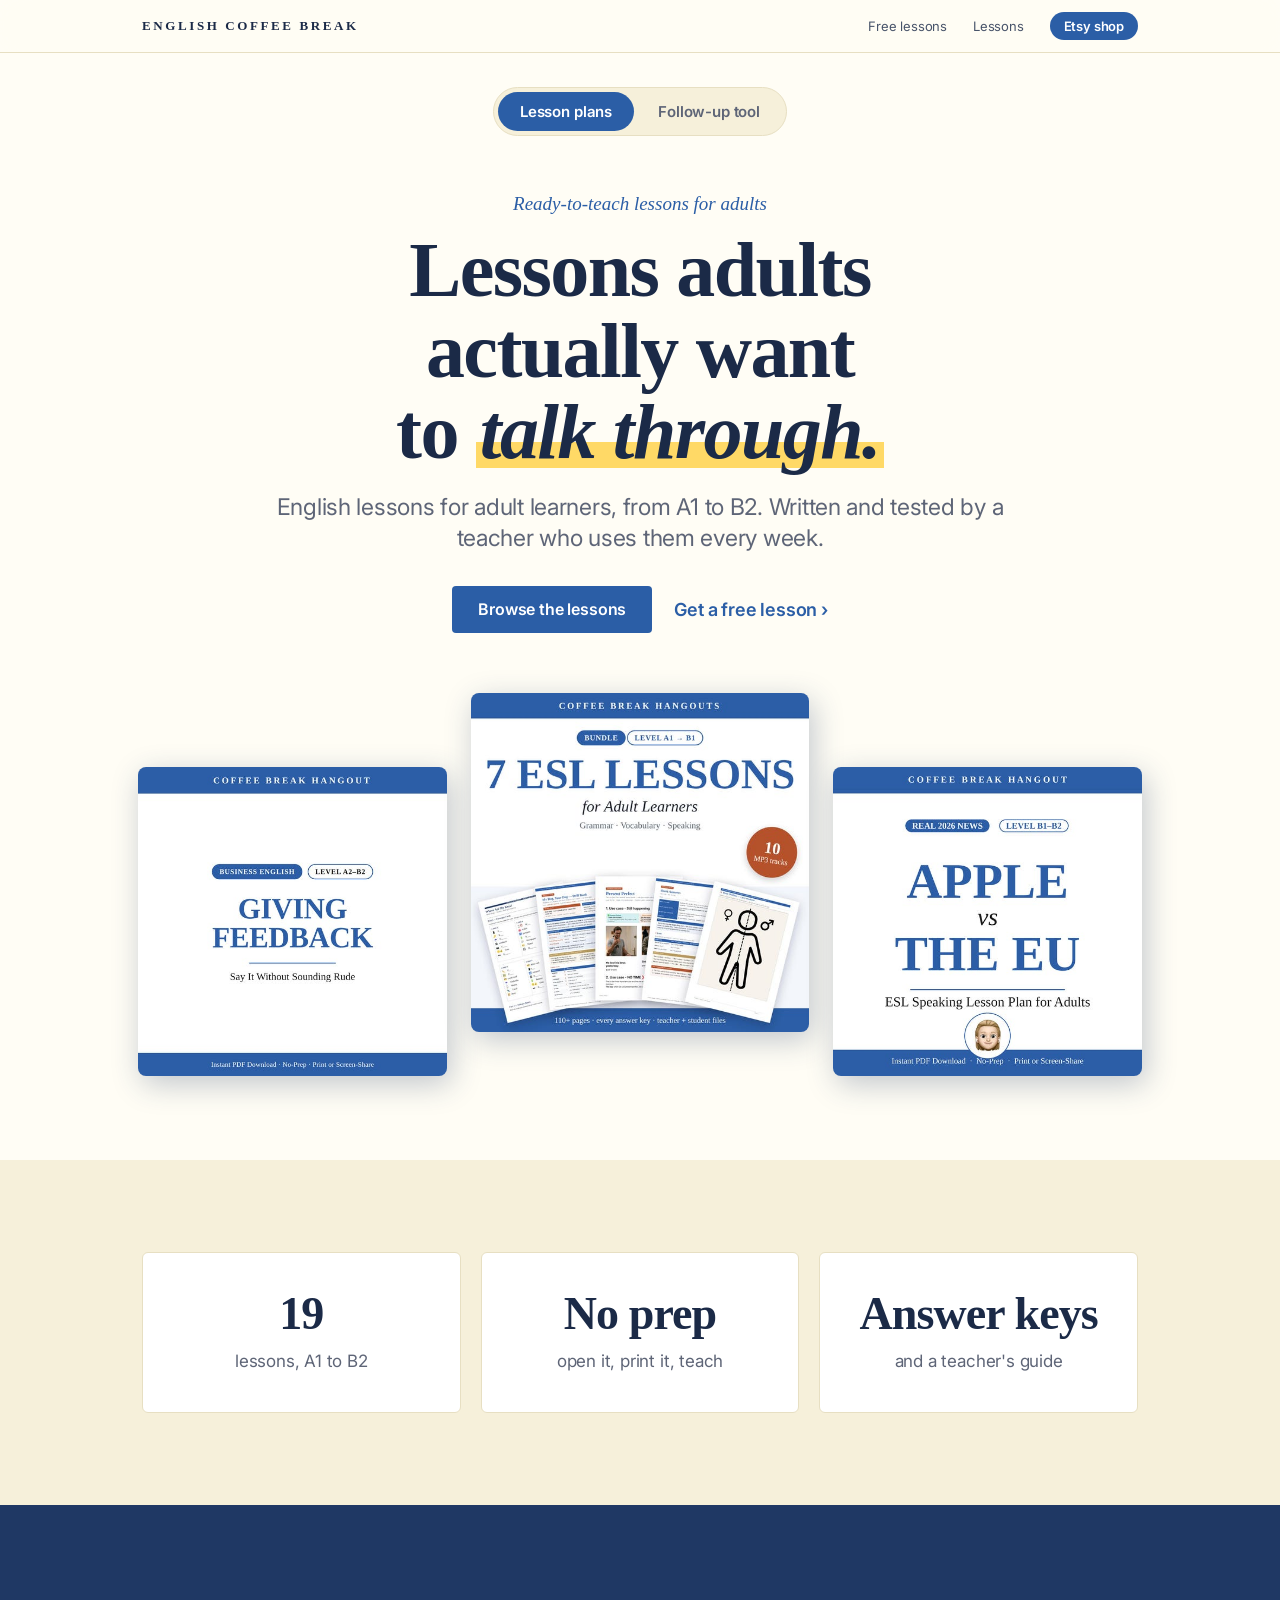
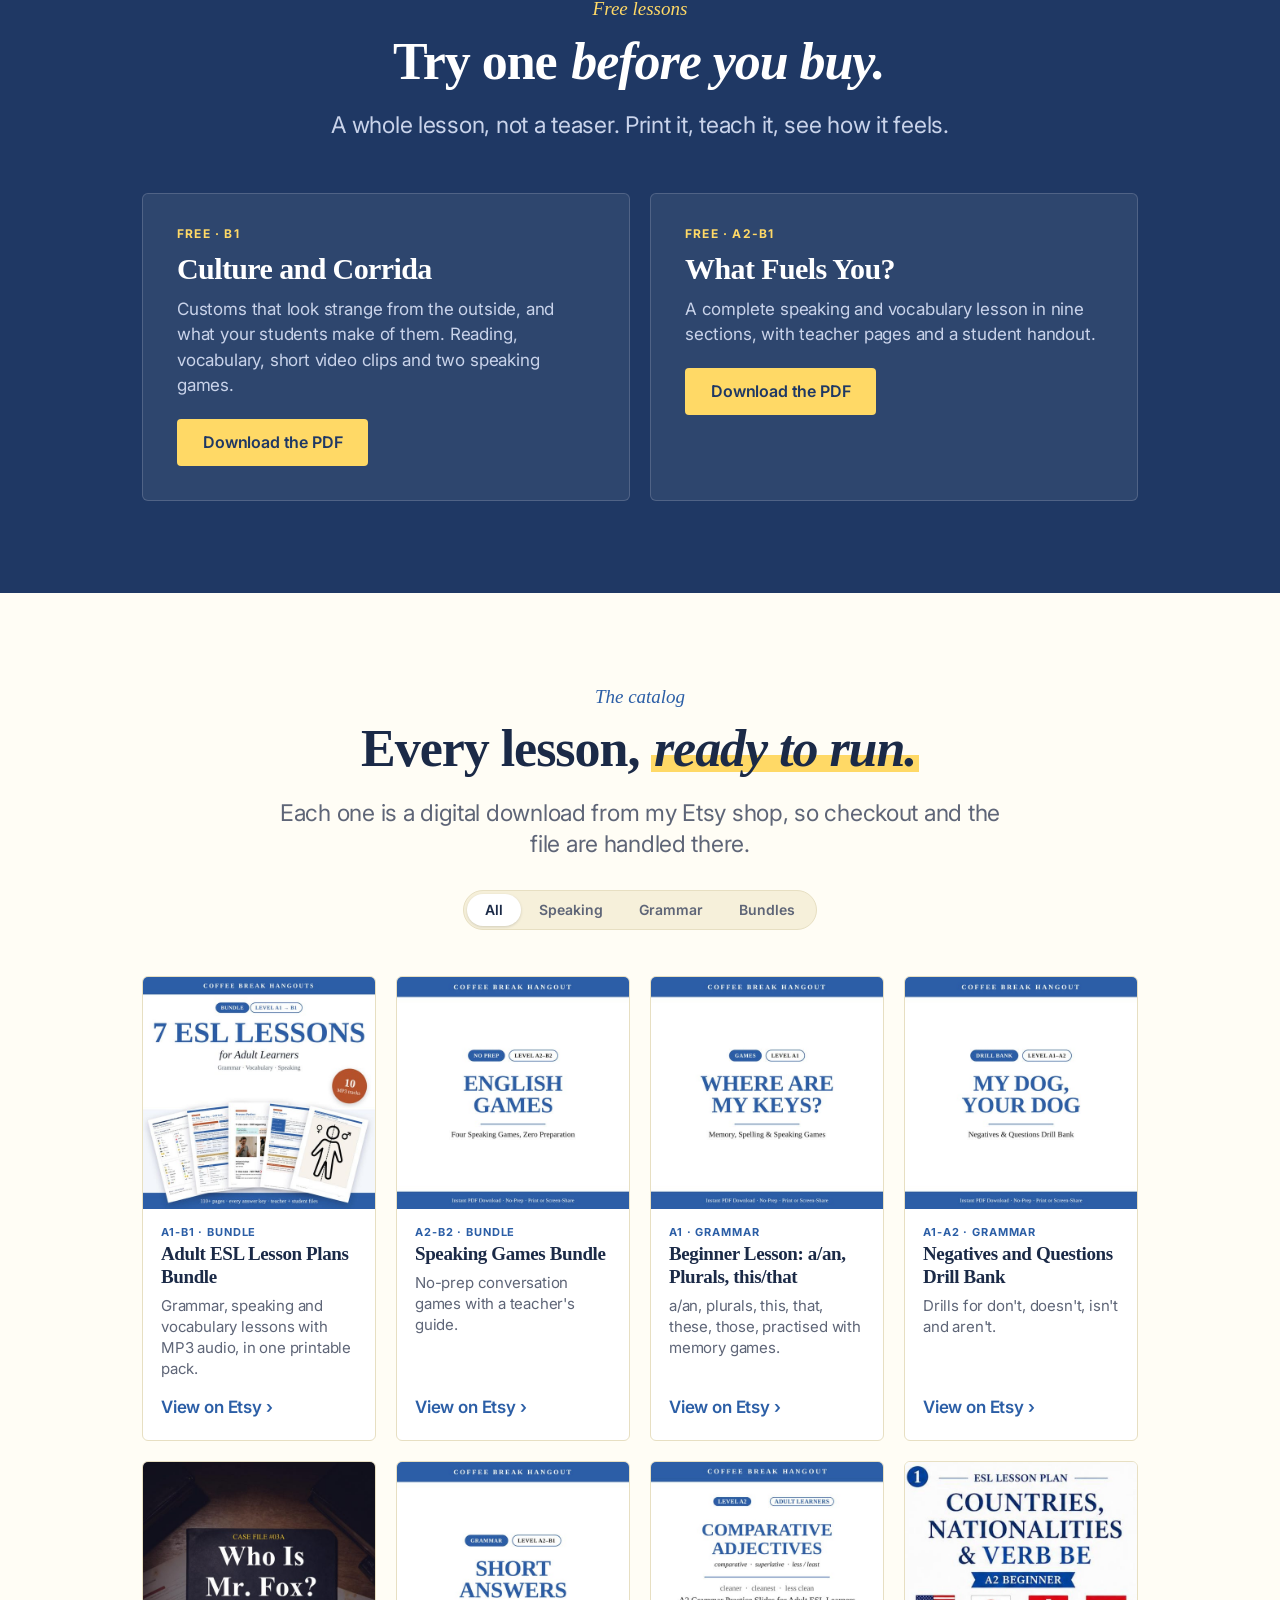
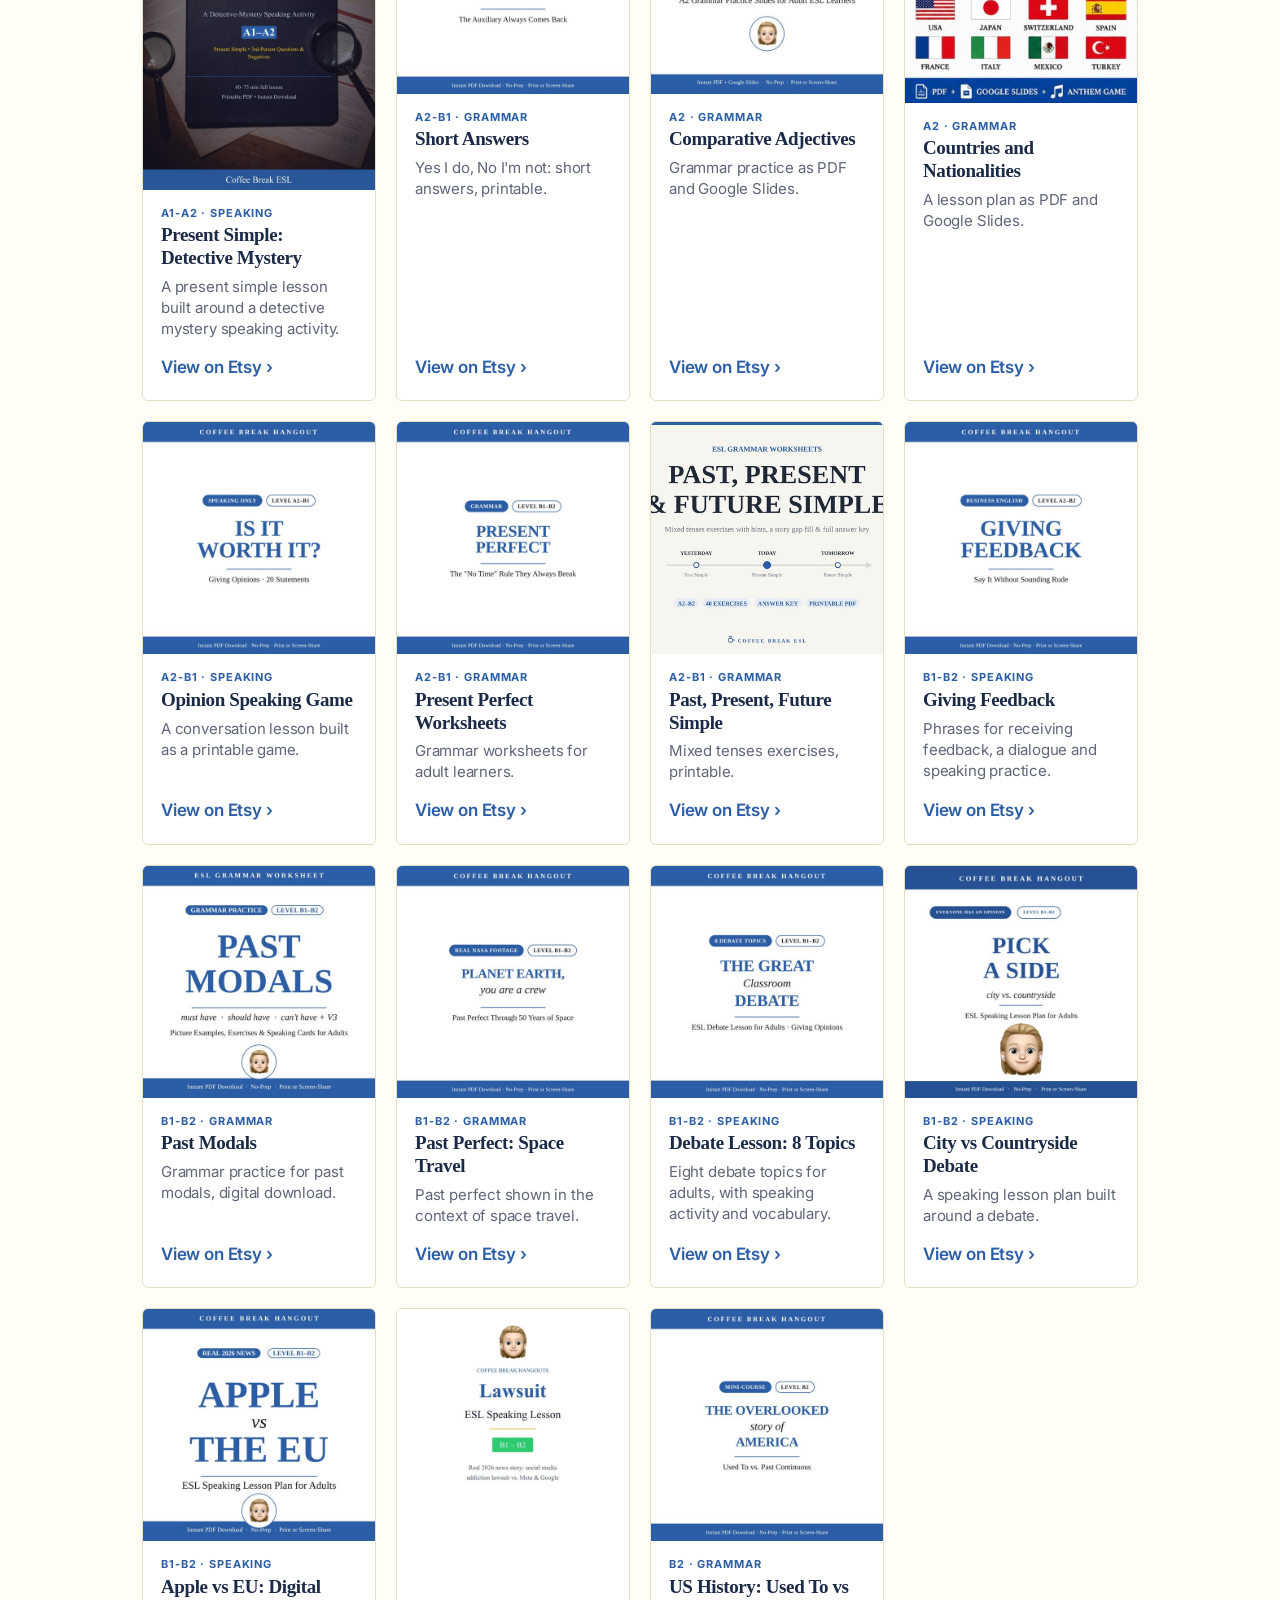
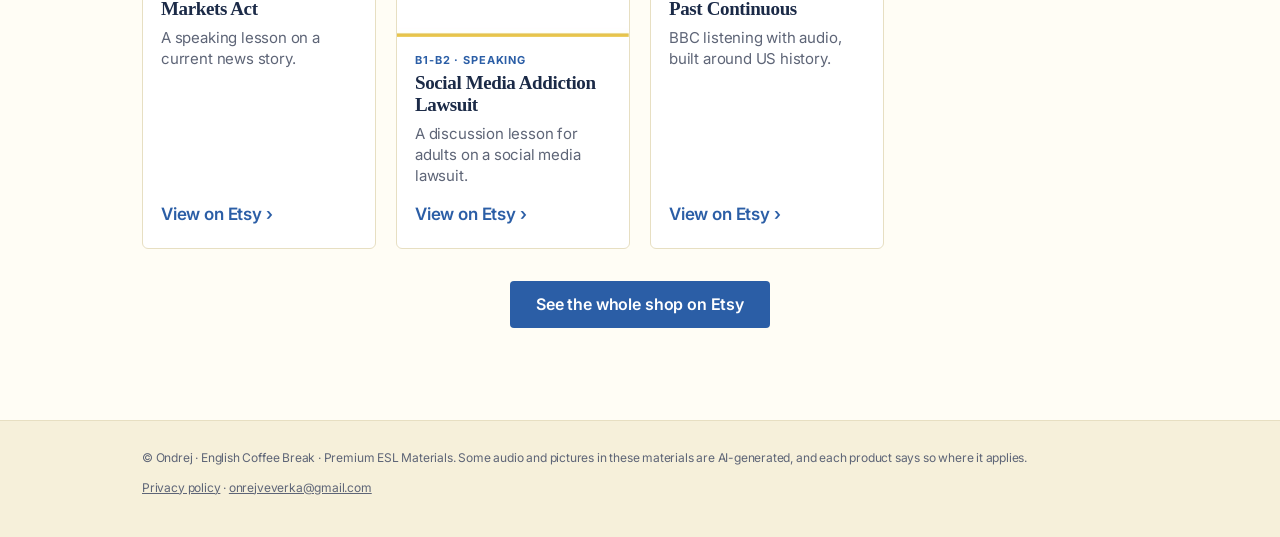
<file: index.html>
<!doctype html>
<html lang="en"><head><meta charset="utf-8">
<meta name="viewport" content="width=device-width,initial-scale=1">
<title>English Coffee Break · Premium ESL Materials</title><meta name="description" content="Ready-to-teach English lessons for adult learners, A1 to B2, with free lessons.">
<meta name="theme-color" content="#FFFDF5">
<link rel="icon" type="image/svg+xml" href="assets/favicon.svg">
<meta property="og:type" content="website"><meta property="og:site_name" content="English Coffee Break">
<meta property="og:title" content="English Coffee Break · Premium ESL Materials"><meta property="og:description" content="Ready-to-teach English lessons for adult learners, A1 to B2, with free lessons.">
<meta property="og:url" content="https://ondrejveverka-wq.github.io/english-coffee-break/index.html"><meta property="og:image" content="https://ondrejveverka-wq.github.io/english-coffee-break/assets/og-lessons.png">
<meta name="twitter:card" content="summary_large_image">
<link rel="preconnect" href="https://fonts.googleapis.com"><link rel="preconnect" href="https://fonts.gstatic.com" crossorigin>
<link href="https://fonts.googleapis.com/css2?family=Inter:wght@400;500;600;700&family=Space+Grotesk:wght@500;700&family=JetBrains+Mono:wght@500;700&display=swap" rel="stylesheet">
<link rel="stylesheet" href="assets/style.css"></head>
<body class="t-lessons">
<header class="nav"><div class="in"><a class="brand" href="index.html">English Coffee Break</a>
<nav><ul>
<li class="opt"><a href="index.html#free">Free lessons</a></li>
<li class="opt"><a href="index.html#lessons">Lessons</a></li>
<li><a class="pill" href="https://www.etsy.com/shop/ESLCoffeeBreak" rel="noopener">Etsy shop</a></li>
</ul></nav></div></header>
<div class="switch-wrap"><nav class="switch" aria-label="Choose a section">
<a href="index.html" aria-current="page">Lesson plans</a><a href="followup.html">Follow-up tool</a></nav></div>
<main>
<section class="hero">
  <div class="wrap">
    <p class="eyebrow">Ready-to-teach lessons for adults</p>
    <h1 class="h-hero">Lessons adults<br>actually want<br>to <em>talk through.</em></h1>
    <p class="sub">English lessons for adult learners, from A1 to B2. Written and tested by a teacher who uses them every week.</p>
    <div class="row"><a class="btn" href="#lessons">Browse the lessons</a><a class="more" href="#free">Get a free lesson</a></div>
  </div>
  <div class="stage" aria-hidden="true"><img class="" src="assets/covers/4533427192.jpg" alt="" loading="eager"><img class="mid" src="assets/covers/4579546977.jpg" alt="" loading="eager"><img class="" src="assets/covers/4537917788.jpg" alt="" loading="eager"></div>
</section>

<section class="band">
  <div class="wrap"><div class="facts">
    <div class="fact"><b>19</b><span>lessons, A1 to B2</span></div>
    <div class="fact"><b>No prep</b><span>open it, print it, teach</span></div>
    <div class="fact"><b>Answer keys</b><span>and a teacher's guide</span></div>
  </div></div>
</section>

<section class="dark center" id="free">
  <div class="wrap">
    <p class="eyebrow">Free lessons</p>
    <h2 class="h-sec">Try one <em style="background:none">before you buy.</em></h2>
    <p class="sub">A whole lesson, not a teaser. Print it, teach it, see how it feels.</p>
    <div class="free"><div class="freecard"><span class="lv">Free · B1</span><h3>Culture and Corrida</h3><p>Customs that look strange from the outside, and what your students make of them. Reading, vocabulary, short video clips and two speaking games.</p><a class="btn" href="free/Culture-and-Corrida-FREE-Coffee-Break.pdf" download>Download the PDF</a></div><div class="freecard"><span class="lv">Free · A2-B1</span><h3>What Fuels You?</h3><p>A complete speaking and vocabulary lesson in nine sections, with teacher pages and a student handout.</p><a class="btn" href="free/What-Fuels-You-FREE-Coffee-Break.pdf" download>Download the PDF</a></div></div>
  </div>
</section>

<section class="center" id="lessons">
  <div class="wrap">
    <p class="eyebrow">The catalog</p>
    <h2 class="h-sec">Every lesson, <em>ready to run.</em></h2>
    <p class="sub">Each one is a digital download from my Etsy shop, so checkout and the file are handled there.</p>
    <div class="seg" role="group" aria-label="Filter lessons">
      <button aria-pressed="true" data-f="all">All</button><button aria-pressed="false" data-f="Speaking">Speaking</button><button aria-pressed="false" data-f="Grammar">Grammar</button><button aria-pressed="false" data-f="Bundle">Bundles</button>
    </div>
    <div class="grid"><a class="card" data-kind="Bundle" href="https://www.etsy.com/listing/4579546977/adult-esl-lesson-plans-bundle-a1-b1" rel="noopener">
<div class="im"><img src="assets/covers/4579546977.jpg" alt="Adult ESL Lesson Plans Bundle" loading="lazy"></div>
<div class="b"><span class="m">A1-B1 · Bundle</span><h3>Adult ESL Lesson Plans Bundle</h3><p>Grammar, speaking and vocabulary lessons with MP3 audio, in one printable pack.</p><span class="go">View on Etsy</span></div></a><a class="card" data-kind="Bundle" href="https://www.etsy.com/listing/4533400014/esl-speaking-games-bundle-no-prep" rel="noopener">
<div class="im"><img src="assets/covers/4533400014.jpg" alt="Speaking Games Bundle" loading="lazy"></div>
<div class="b"><span class="m">A2-B2 · Bundle</span><h3>Speaking Games Bundle</h3><p>No-prep conversation games with a teacher&#x27;s guide.</p><span class="go">View on Etsy</span></div></a><a class="card" data-kind="Grammar" href="https://www.etsy.com/listing/4579577364/esl-beginner-lesson-a1-aan-plurals-this" rel="noopener">
<div class="im"><img src="assets/covers/4579577364.jpg" alt="Beginner Lesson: a/an, Plurals, this/that" loading="lazy"></div>
<div class="b"><span class="m">A1 · Grammar</span><h3>Beginner Lesson: a/an, Plurals, this/that</h3><p>a/an, plurals, this, that, these, those, practised with memory games.</p><span class="go">View on Etsy</span></div></a><a class="card" data-kind="Grammar" href="https://www.etsy.com/listing/4577193911/esl-negatives-and-questions-drill-bank" rel="noopener">
<div class="im"><img src="assets/covers/4577193911.jpg" alt="Negatives and Questions Drill Bank" loading="lazy"></div>
<div class="b"><span class="m">A1-A2 · Grammar</span><h3>Negatives and Questions Drill Bank</h3><p>Drills for don&#x27;t, doesn&#x27;t, isn&#x27;t and aren&#x27;t.</p><span class="go">View on Etsy</span></div></a><a class="card" data-kind="Speaking" href="https://www.etsy.com/listing/4536056855/esl-present-simple-lesson-plan-a1-a2" rel="noopener">
<div class="im"><img src="assets/covers/4536056855.jpg" alt="Present Simple: Detective Mystery" loading="lazy"></div>
<div class="b"><span class="m">A1-A2 · Speaking</span><h3>Present Simple: Detective Mystery</h3><p>A present simple lesson built around a detective mystery speaking activity.</p><span class="go">View on Etsy</span></div></a><a class="card" data-kind="Grammar" href="https://www.etsy.com/listing/4579586128/esl-short-answers-lesson-a2-b1-yes-i-do" rel="noopener">
<div class="im"><img src="assets/covers/4579586128.jpg" alt="Short Answers" loading="lazy"></div>
<div class="b"><span class="m">A2-B1 · Grammar</span><h3>Short Answers</h3><p>Yes I do, No I&#x27;m not: short answers, printable.</p><span class="go">View on Etsy</span></div></a><a class="card" data-kind="Grammar" href="https://www.etsy.com/listing/4536226862/comparative-adjectives-esl-grammar" rel="noopener">
<div class="im"><img src="assets/covers/4536226862.jpg" alt="Comparative Adjectives" loading="lazy"></div>
<div class="b"><span class="m">A2 · Grammar</span><h3>Comparative Adjectives</h3><p>Grammar practice as PDF and Google Slides.</p><span class="go">View on Etsy</span></div></a><a class="card" data-kind="Grammar" href="https://www.etsy.com/listing/4536065362/esl-lesson-plan-countries-nationalities" rel="noopener">
<div class="im"><img src="assets/covers/4536065362.jpg" alt="Countries and Nationalities" loading="lazy"></div>
<div class="b"><span class="m">A2 · Grammar</span><h3>Countries and Nationalities</h3><p>A lesson plan as PDF and Google Slides.</p><span class="go">View on Etsy</span></div></a><a class="card" data-kind="Speaking" href="https://www.etsy.com/listing/4533856404/esl-opinion-speaking-game-a2-b1" rel="noopener">
<div class="im"><img src="assets/covers/4533856404.jpg" alt="Opinion Speaking Game" loading="lazy"></div>
<div class="b"><span class="m">A2-B1 · Speaking</span><h3>Opinion Speaking Game</h3><p>A conversation lesson built as a printable game.</p><span class="go">View on Etsy</span></div></a><a class="card" data-kind="Grammar" href="https://www.etsy.com/listing/4533814588/present-perfect-present-perfect-tense" rel="noopener">
<div class="im"><img src="assets/covers/4533814588.jpg" alt="Present Perfect Worksheets" loading="lazy"></div>
<div class="b"><span class="m">A2-B1 · Grammar</span><h3>Present Perfect Worksheets</h3><p>Grammar worksheets for adult learners.</p><span class="go">View on Etsy</span></div></a><a class="card" data-kind="Grammar" href="https://www.etsy.com/listing/4536067276/esl-past-present-future-simple-grammar" rel="noopener">
<div class="im"><img src="assets/covers/4536067276.jpg" alt="Past, Present, Future Simple" loading="lazy"></div>
<div class="b"><span class="m">A2-B1 · Grammar</span><h3>Past, Present, Future Simple</h3><p>Mixed tenses exercises, printable.</p><span class="go">View on Etsy</span></div></a><a class="card" data-kind="Speaking" href="https://www.etsy.com/listing/4533427192/esl-giving-feedback-conversation-lesson" rel="noopener">
<div class="im"><img src="assets/covers/4533427192.jpg" alt="Giving Feedback" loading="lazy"></div>
<div class="b"><span class="m">B1-B2 · Speaking</span><h3>Giving Feedback</h3><p>Phrases for receiving feedback, a dialogue and speaking practice.</p><span class="go">View on Etsy</span></div></a><a class="card" data-kind="Grammar" href="https://www.etsy.com/listing/4536062312/past-modals-esl-worksheet-b1-b2-grammar" rel="noopener">
<div class="im"><img src="assets/covers/4536062312.jpg" alt="Past Modals" loading="lazy"></div>
<div class="b"><span class="m">B1-B2 · Grammar</span><h3>Past Modals</h3><p>Grammar practice for past modals, digital download.</p><span class="go">View on Etsy</span></div></a><a class="card" data-kind="Grammar" href="https://www.etsy.com/listing/4579617834/esl-past-perfect-lesson-b1-b2-nasa" rel="noopener">
<div class="im"><img src="assets/covers/4579617834.jpg" alt="Past Perfect: Space Travel" loading="lazy"></div>
<div class="b"><span class="m">B1-B2 · Grammar</span><h3>Past Perfect: Space Travel</h3><p>Past perfect shown in the context of space travel.</p><span class="go">View on Etsy</span></div></a><a class="card" data-kind="Speaking" href="https://www.etsy.com/listing/4579603270/esl-debate-lesson-b1-b2-8-debate-topics" rel="noopener">
<div class="im"><img src="assets/covers/4579603270.jpg" alt="Debate Lesson: 8 Topics" loading="lazy"></div>
<div class="b"><span class="m">B1-B2 · Speaking</span><h3>Debate Lesson: 8 Topics</h3><p>Eight debate topics for adults, with speaking activity and vocabulary.</p><span class="go">View on Etsy</span></div></a><a class="card" data-kind="Speaking" href="https://www.etsy.com/listing/4536252434/esl-speaking-lesson-plan-city-vs" rel="noopener">
<div class="im"><img src="assets/covers/4536252434.jpg" alt="City vs Countryside Debate" loading="lazy"></div>
<div class="b"><span class="m">B1-B2 · Speaking</span><h3>City vs Countryside Debate</h3><p>A speaking lesson plan built around a debate.</p><span class="go">View on Etsy</span></div></a><a class="card" data-kind="Speaking" href="https://www.etsy.com/listing/4537917788/esl-lesson-apple-vs-eu-digital-markets" rel="noopener">
<div class="im"><img src="assets/covers/4537917788.jpg" alt="Apple vs EU: Digital Markets Act" loading="lazy"></div>
<div class="b"><span class="m">B1-B2 · Speaking</span><h3>Apple vs EU: Digital Markets Act</h3><p>A speaking lesson on a current news story.</p><span class="go">View on Etsy</span></div></a><a class="card" data-kind="Speaking" href="https://www.etsy.com/listing/4533397020/esl-speaking-lesson-plan-for-adults" rel="noopener">
<div class="im"><img src="assets/covers/4533397020.jpg" alt="Social Media Addiction Lawsuit" loading="lazy"></div>
<div class="b"><span class="m">B1-B2 · Speaking</span><h3>Social Media Addiction Lawsuit</h3><p>A discussion lesson for adults on a social media lawsuit.</p><span class="go">View on Etsy</span></div></a><a class="card" data-kind="Grammar" href="https://www.etsy.com/listing/4577202811/esl-us-history-lesson-b2-used-to-vs-past" rel="noopener">
<div class="im"><img src="assets/covers/4577202811.jpg" alt="US History: Used To vs Past Continuous" loading="lazy"></div>
<div class="b"><span class="m">B2 · Grammar</span><h3>US History: Used To vs Past Continuous</h3><p>BBC listening with audio, built around US history.</p><span class="go">View on Etsy</span></div></a></div>
    <div class="row"><a class="btn" href="https://www.etsy.com/shop/ESLCoffeeBreak" rel="noopener">See the whole shop on Etsy</a></div>
  </div>
</section>
</main>
<footer><div class="in"><span>© Ondrej · English Coffee Break · Premium ESL Materials. Some audio and pictures in these materials are AI-generated, and each product says so where it applies.</span>
<span><a href="privacy.html">Privacy policy</a> · <a href="mailto:onrejveverka@gmail.com">onrejveverka@gmail.com</a></span></div></footer>
<script>
(function(){var b=document.querySelectorAll('.seg button'),c=document.querySelectorAll('.card');
b.forEach(function(x){x.addEventListener('click',function(){b.forEach(function(y){y.setAttribute('aria-pressed',y===x)});
var f=x.getAttribute('data-f');c.forEach(function(k){k.style.display=(f==='all'||k.getAttribute('data-kind')===f)?'':'none'})})})})();
</script>
</body></html>
</file>
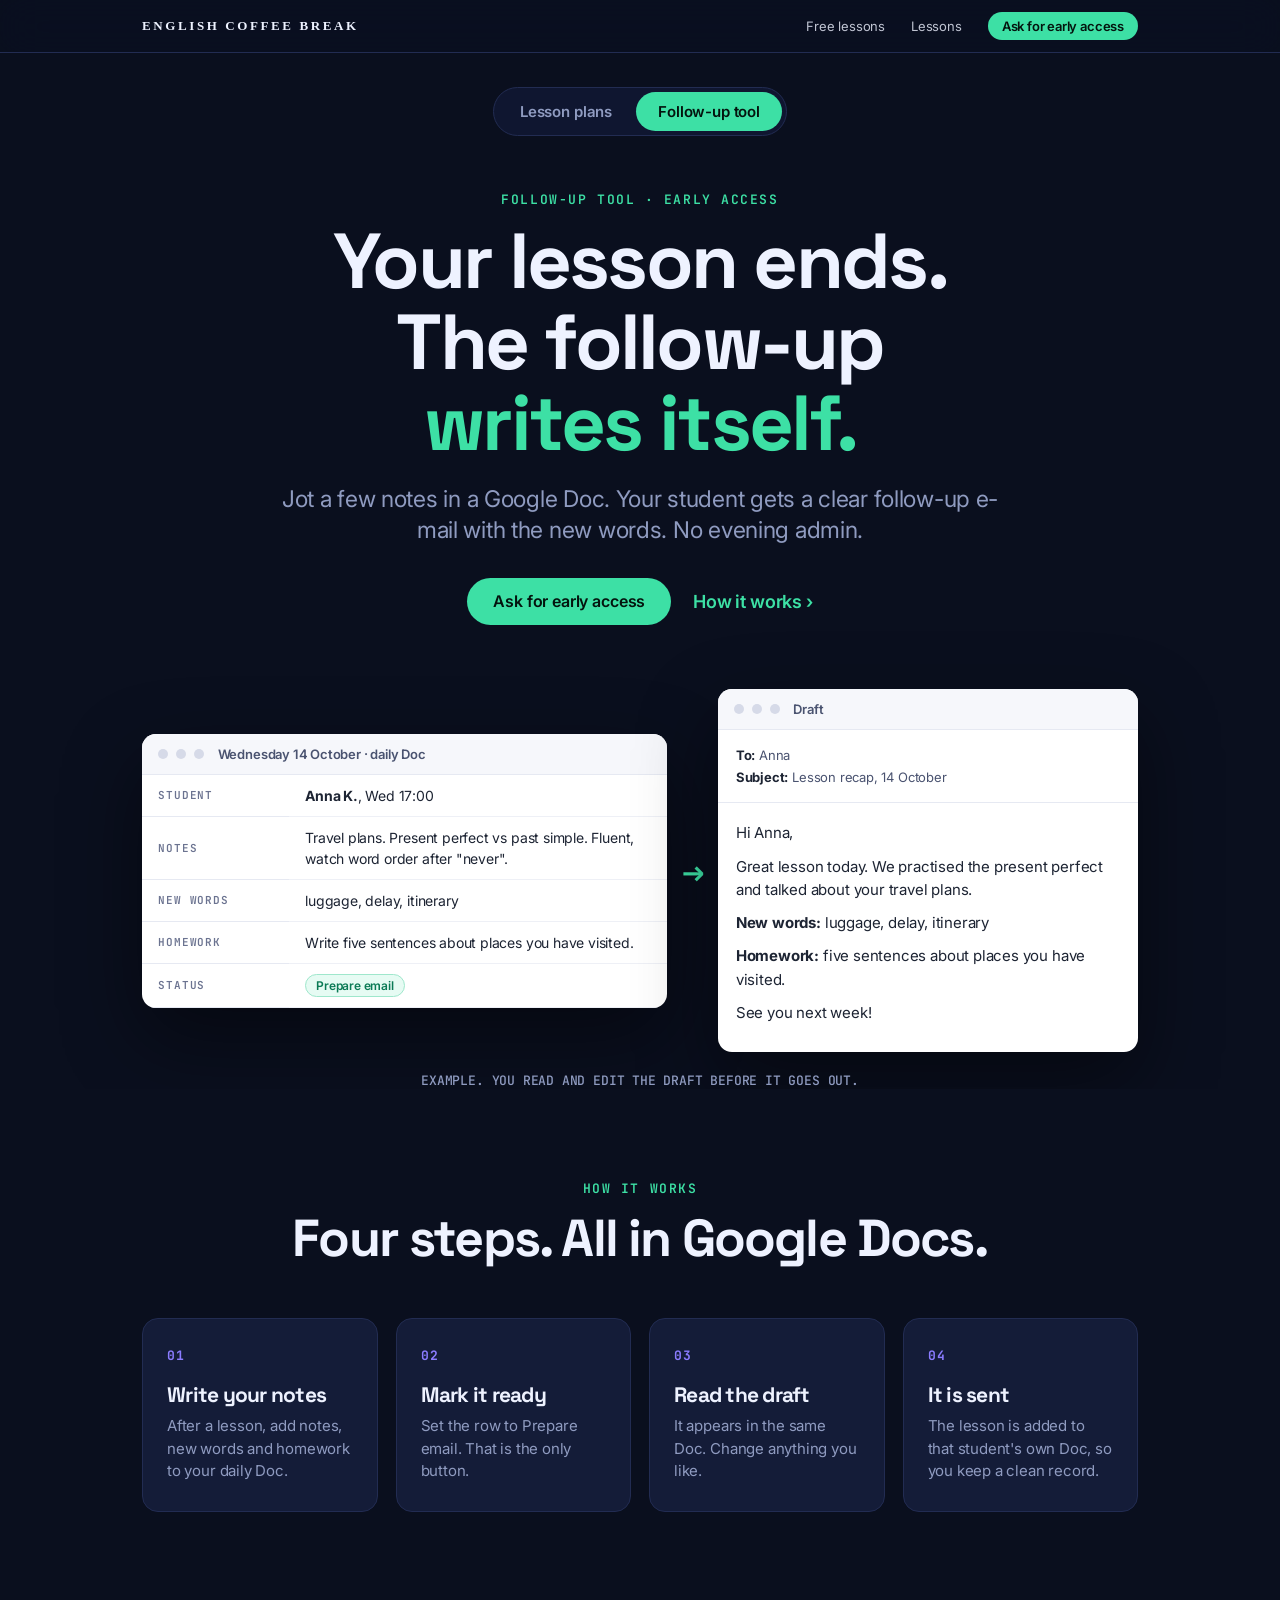
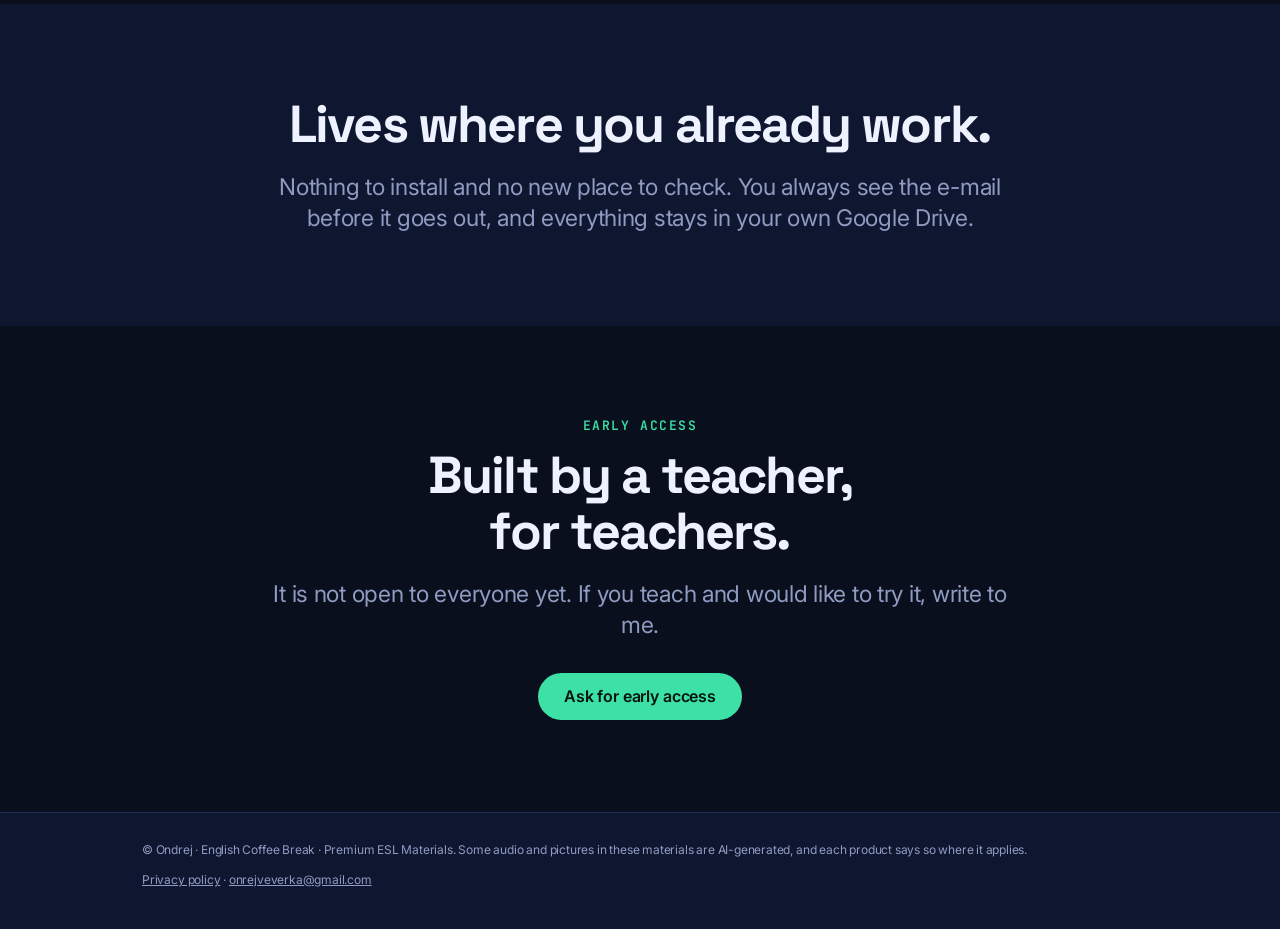
<file: followup.html>
<!doctype html>
<html lang="en"><head><meta charset="utf-8">
<meta name="viewport" content="width=device-width,initial-scale=1">
<title>Follow-up tool · English Coffee Break</title><meta name="description" content="Jot notes in a Google Doc after each lesson. Your student gets a clear follow-up e-mail.">
<meta name="theme-color" content="#0A0F1E">
<link rel="icon" type="image/svg+xml" href="assets/favicon.svg">
<meta property="og:type" content="website"><meta property="og:site_name" content="English Coffee Break">
<meta property="og:title" content="Follow-up tool · English Coffee Break"><meta property="og:description" content="Jot notes in a Google Doc after each lesson. Your student gets a clear follow-up e-mail.">
<meta property="og:url" content="https://ondrejveverka-wq.github.io/english-coffee-break/followup.html"><meta property="og:image" content="https://ondrejveverka-wq.github.io/english-coffee-break/assets/og-tool.png">
<meta name="twitter:card" content="summary_large_image">
<link rel="preconnect" href="https://fonts.googleapis.com"><link rel="preconnect" href="https://fonts.gstatic.com" crossorigin>
<link href="https://fonts.googleapis.com/css2?family=Inter:wght@400;500;600;700&family=Space+Grotesk:wght@500;700&family=JetBrains+Mono:wght@500;700&display=swap" rel="stylesheet">
<link rel="stylesheet" href="assets/style.css"></head>
<body class="t-tool">
<header class="nav"><div class="in"><a class="brand" href="index.html">English Coffee Break</a>
<nav><ul>
<li class="opt"><a href="index.html#free">Free lessons</a></li>
<li class="opt"><a href="index.html#lessons">Lessons</a></li>
<li><a class="pill" href="mailto:onrejveverka@gmail.com?subject=Follow-up%20tool%20early%20access">Ask for early access</a></li>
</ul></nav></div></header>
<div class="switch-wrap"><nav class="switch" aria-label="Choose a section">
<a href="index.html">Lesson plans</a><a href="followup.html" aria-current="page">Follow-up tool</a></nav></div>
<main>
<section class="hero" style="padding-bottom:0">
  <div class="wrap">
    <p class="eyebrow">Follow-up tool · Early access</p>
    <h1 class="h-hero">Your lesson ends.<br>The follow-up<br><span>writes itself.</span></h1>
    <p class="sub">Jot a few notes in a Google Doc. Your student gets a clear follow-up e-mail with the new words. No evening admin.</p>
    <div class="row"><a class="btn" href="mailto:onrejveverka@gmail.com?subject=Follow-up%20tool%20early%20access">Ask for early access</a><a class="more" href="#how">How it works</a></div>
  </div>
  <div class="wrap">
    <div class="mock" aria-label="Example: notes in a Google Doc become a follow-up e-mail">
      <div class="doc">
        <div class="bar"><span class="dot"></span><span class="dot"></span><span class="dot"></span>&nbsp; Wednesday 14 October · daily Doc</div>
        <table>
          <tr><th>Student</th><td><b>Anna K.</b>, Wed 17:00</td></tr>
          <tr><th>Notes</th><td>Travel plans. Present perfect vs past simple. Fluent, watch word order after "never".</td></tr>
          <tr><th>New words</th><td>luggage, delay, itinerary</td></tr>
          <tr><th>Homework</th><td>Write five sentences about places you have visited.</td></tr>
          <tr><th>Status</th><td><span class="chip">Prepare email</span></td></tr>
        </table>
      </div>
      <div class="arrow">→</div>
      <div class="mail">
        <div class="bar"><span class="dot"></span><span class="dot"></span><span class="dot"></span>&nbsp; Draft</div>
        <div class="hdr"><b>To:</b> Anna<br><b>Subject:</b> Lesson recap, 14 October</div>
        <div class="msg"><p>Hi Anna,</p><p>Great lesson today. We practised the present perfect and talked about your travel plans.</p><p><b>New words:</b> luggage, delay, itinerary</p><p><b>Homework:</b> five sentences about places you have visited.</p><p>See you next week!</p></div>
      </div>
    </div>
    <p class="cap">EXAMPLE. YOU READ AND EDIT THE DRAFT BEFORE IT GOES OUT.</p>
  </div>
</section>

<section class="center" id="how">
  <div class="wrap">
    <p class="eyebrow">How it works</p>
    <h2 class="h-sec">Four steps. All in Google Docs.</h2>
    <div class="steps">
      <div class="step"><i>01</i><b>Write your notes</b><span>After a lesson, add notes, new words and homework to your daily Doc.</span></div>
      <div class="step"><i>02</i><b>Mark it ready</b><span>Set the row to Prepare email. That is the only button.</span></div>
      <div class="step"><i>03</i><b>Read the draft</b><span>It appears in the same Doc. Change anything you like.</span></div>
      <div class="step"><i>04</i><b>It is sent</b><span>The lesson is added to that student's own Doc, so you keep a clean record.</span></div>
    </div>
  </div>
</section>

<section class="band center">
  <div class="wrap">
    <h2 class="h-sec">Lives where you already work.</h2>
    <p class="sub">Nothing to install and no new place to check. You always see the e-mail before it goes out, and everything stays in your own Google Drive.</p>
  </div>
</section>

<section class="center">
  <div class="wrap">
    <p class="eyebrow">Early access</p>
    <h2 class="h-sec">Built by a teacher,<br>for teachers.</h2>
    <p class="sub">It is not open to everyone yet. If you teach and would like to try it, write to me.</p>
    <div class="row"><a class="btn" href="mailto:onrejveverka@gmail.com?subject=Follow-up%20tool%20early%20access">Ask for early access</a></div>
  </div>
</section>
</main>
<footer><div class="in"><span>© Ondrej · English Coffee Break · Premium ESL Materials. Some audio and pictures in these materials are AI-generated, and each product says so where it applies.</span>
<span><a href="privacy.html">Privacy policy</a> · <a href="mailto:onrejveverka@gmail.com">onrejveverka@gmail.com</a></span></div></footer>

</body></html>
</file>
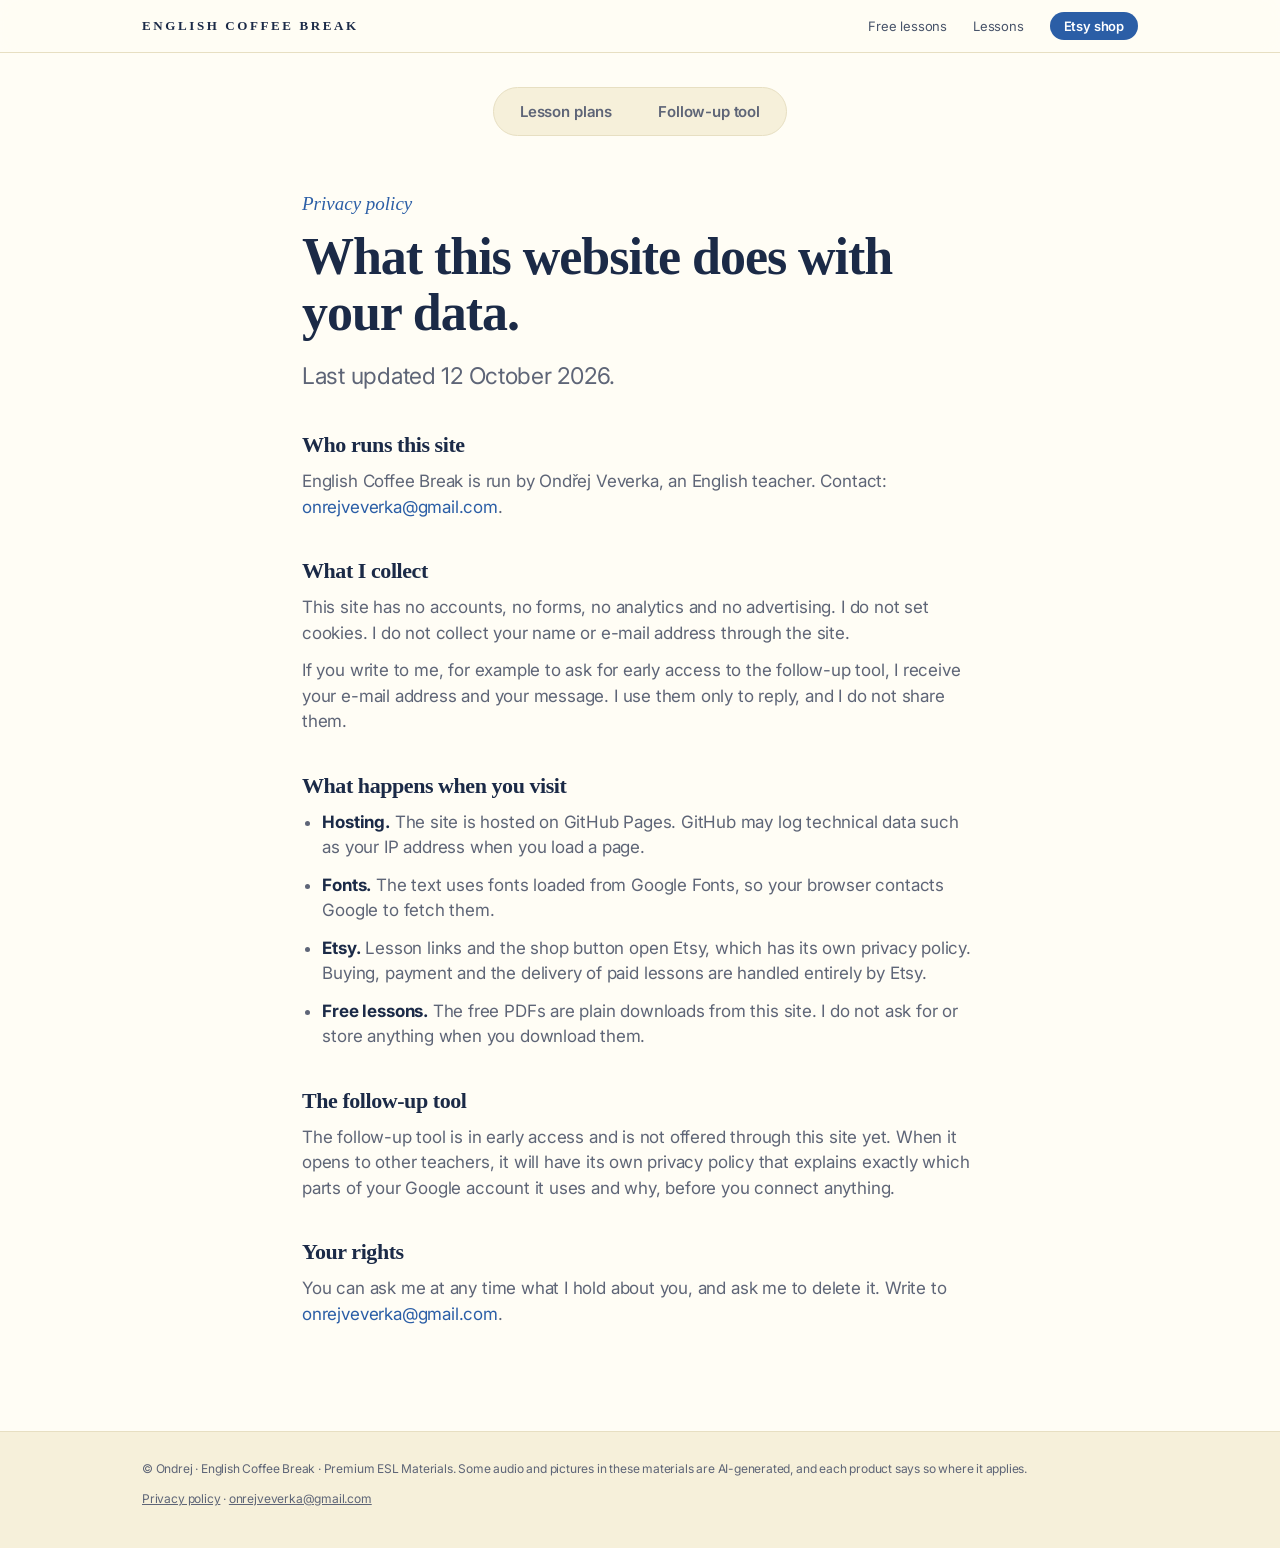
<file: privacy.html>
<!doctype html>
<html lang="en"><head><meta charset="utf-8">
<meta name="viewport" content="width=device-width,initial-scale=1">
<title>Privacy policy · English Coffee Break</title><meta name="description" content="What this website does with your data.">
<meta name="theme-color" content="#FFFDF5">
<link rel="icon" type="image/svg+xml" href="assets/favicon.svg">
<meta property="og:type" content="website"><meta property="og:site_name" content="English Coffee Break">
<meta property="og:title" content="Privacy policy · English Coffee Break"><meta property="og:description" content="What this website does with your data.">
<meta property="og:url" content="https://ondrejveverka-wq.github.io/english-coffee-break/privacy.html"><meta property="og:image" content="https://ondrejveverka-wq.github.io/english-coffee-break/assets/og-lessons.png">
<meta name="twitter:card" content="summary_large_image">
<link rel="preconnect" href="https://fonts.googleapis.com"><link rel="preconnect" href="https://fonts.gstatic.com" crossorigin>
<link href="https://fonts.googleapis.com/css2?family=Inter:wght@400;500;600;700&family=Space+Grotesk:wght@500;700&family=JetBrains+Mono:wght@500;700&display=swap" rel="stylesheet">
<link rel="stylesheet" href="assets/style.css"></head>
<body class="t-lessons">
<header class="nav"><div class="in"><a class="brand" href="index.html">English Coffee Break</a>
<nav><ul>
<li class="opt"><a href="index.html#free">Free lessons</a></li>
<li class="opt"><a href="index.html#lessons">Lessons</a></li>
<li><a class="pill" href="https://www.etsy.com/shop/ESLCoffeeBreak" rel="noopener">Etsy shop</a></li>
</ul></nav></div></header>
<div class="switch-wrap"><nav class="switch" aria-label="Choose a section">
<a href="index.html">Lesson plans</a><a href="followup.html">Follow-up tool</a></nav></div>
<main>
<section style="padding-top:56px">
  <div class="wrap" style="max-width:720px">
    <p class="eyebrow">Privacy policy</p>
    <h1 class="h-sec">What this website does with your data.</h1>
    <p class="sub" style="margin-left:0">Last updated 12 October 2026.</p>
    <div class="legal">
      <h2>Who runs this site</h2>
      <p>English Coffee Break is run by Ondřej Veverka, an English teacher. Contact: <a href="mailto:onrejveverka@gmail.com">onrejveverka@gmail.com</a>.</p>
      <h2>What I collect</h2>
      <p>This site has no accounts, no forms, no analytics and no advertising. I do not set cookies. I do not collect your name or e-mail address through the site.</p>
      <p>If you write to me, for example to ask for early access to the follow-up tool, I receive your e-mail address and your message. I use them only to reply, and I do not share them.</p>
      <h2>What happens when you visit</h2>
      <ul>
        <li><b>Hosting.</b> The site is hosted on GitHub Pages. GitHub may log technical data such as your IP address when you load a page.</li>
        <li><b>Fonts.</b> The text uses fonts loaded from Google Fonts, so your browser contacts Google to fetch them.</li>
        <li><b>Etsy.</b> Lesson links and the shop button open Etsy, which has its own privacy policy. Buying, payment and the delivery of paid lessons are handled entirely by Etsy.</li>
        <li><b>Free lessons.</b> The free PDFs are plain downloads from this site. I do not ask for or store anything when you download them.</li>
      </ul>
      <h2>The follow-up tool</h2>
      <p>The follow-up tool is in early access and is not offered through this site yet. When it opens to other teachers, it will have its own privacy policy that explains exactly which parts of your Google account it uses and why, before you connect anything.</p>
      <h2>Your rights</h2>
      <p>You can ask me at any time what I hold about you, and ask me to delete it. Write to <a href="mailto:onrejveverka@gmail.com">onrejveverka@gmail.com</a>.</p>
    </div>
  </div>
</section>
</main>
<footer><div class="in"><span>© Ondrej · English Coffee Break · Premium ESL Materials. Some audio and pictures in these materials are AI-generated, and each product says so where it applies.</span>
<span><a href="privacy.html">Privacy policy</a> · <a href="mailto:onrejveverka@gmail.com">onrejveverka@gmail.com</a></span></div></footer>

</body></html>
</file>
<file: assets/style.css>
/* English Coffee Break. One layout system, two themes:
   body.t-lessons = warm, bookish (Georgia, cream, navy, gold)
   body.t-tool    = cool, software (Space Grotesk, graphite, mint)        */

*{box-sizing:border-box}
html{-webkit-text-size-adjust:100%;scroll-behavior:smooth}
img{display:block;max-width:100%}
a{text-decoration:none}
a:hover{text-decoration:underline}
h1,h2,h3{margin:0;font-weight:700;color:inherit}
p{margin:0}
:focus-visible{outline:2px solid var(--accent);outline-offset:3px}

/* ---------- themes ---------- */
body.t-lessons{
  --bg:#FFFDF5; --band:#F6F0DA; --card:#FFFFFF; --ink:#1B2A47; --muted:#5E6577; --line:#E7DFC2;
  --accent:#2B5EA6; --accent-d:#1F4A85; --on-accent:#fff; --hl:#FFD966;
  --dark:#1F3864; --on-dark:#fff; --dark-muted:#C9D3EA;
  --hf:Georgia,"Times New Roman",serif; --bf:Inter,-apple-system,"Helvetica Neue",Arial,sans-serif; --mf:var(--bf);
  --nav-bg:rgba(255,253,245,.85); --r:6px; --track:-.02em; --h-weight:700;
}
body.t-tool{
  --bg:#0A0F1E; --band:#0F1630; --card:#141C38; --ink:#EEF2FF; --muted:#8F9BC0; --line:#222C52;
  --accent:#3DE0A5; --accent-d:#2cc48d; --on-accent:#04140E; --hl:#8B7CFF;
  --dark:#0F1630; --on-dark:#EEF2FF; --dark-muted:#8F9BC0;
  --hf:"Space Grotesk",Inter,-apple-system,sans-serif; --bf:Inter,-apple-system,"Helvetica Neue",Arial,sans-serif; --mf:"JetBrains Mono",ui-monospace,Menlo,monospace;
  --nav-bg:rgba(10,15,30,.8); --r:16px; --track:-.035em; --h-weight:700;
}

body{margin:0;background:var(--bg);color:var(--ink);font:400 17px/1.5 var(--bf);letter-spacing:-.011em;-webkit-font-smoothing:antialiased}
a{color:var(--accent)}
h1,h2,h3{font-family:var(--hf);letter-spacing:var(--track)}

/* ---------- nav + switcher ---------- */
.nav{position:sticky;top:0;z-index:20;background:var(--nav-bg);backdrop-filter:saturate(180%) blur(20px);-webkit-backdrop-filter:saturate(180%) blur(20px);border-bottom:1px solid var(--line)}
.nav .in{max-width:1040px;margin:0 auto;padding:0 22px;height:52px;display:flex;align-items:center;justify-content:space-between;gap:16px}
.brand{font-family:Georgia,"Times New Roman",serif;font-weight:700;font-size:13px;letter-spacing:.2em;text-transform:uppercase;color:var(--ink)}
.brand:hover{text-decoration:none}
.nav ul{list-style:none;margin:0;padding:0;display:flex;gap:26px;align-items:center}
.nav li a{font-size:13px;color:var(--ink);opacity:.8}
.nav li a:hover{opacity:1;text-decoration:none}
.nav .pill{background:var(--accent);color:var(--on-accent);opacity:1;padding:6px 14px;border-radius:999px;font-weight:600}
@media (max-width:640px){.nav li.opt{display:none}.brand{letter-spacing:.12em;font-size:12px}}

.switch-wrap{display:flex;justify-content:center;padding:34px 22px 0}
.switch{display:inline-flex;background:var(--band);border:1px solid var(--line);border-radius:999px;padding:4px;gap:2px}
.switch a{font:600 15px/1 var(--bf);padding:12px 22px;border-radius:999px;color:var(--muted);letter-spacing:-.01em;white-space:nowrap}
.switch a:hover{text-decoration:none;color:var(--ink)}
.switch a[aria-current="page"]{background:var(--accent);color:var(--on-accent)}

/* ---------- layout ---------- */
.wrap{max-width:1040px;margin:0 auto;padding:0 22px}
.center{text-align:center}
section{padding:92px 0}
@media (max-width:700px){section{padding:60px 0}}
.band{background:var(--band)}
.dark{background:var(--dark);color:var(--on-dark)}
.dark .eyebrow{color:var(--dark-muted)}
.dark .sub{color:var(--dark-muted)}

.eyebrow{font:600 15px/1.3 var(--mf);color:var(--muted);margin-bottom:12px;letter-spacing:0}
.t-tool .eyebrow{font-size:13px;text-transform:uppercase;letter-spacing:.12em;color:var(--accent)}
.t-lessons .eyebrow{font-family:var(--hf);font-style:italic;font-weight:400;font-size:19px;color:var(--accent)}
.h-hero{font-size:clamp(40px,7vw,78px);line-height:1.04}
.h-sec{font-size:clamp(30px,4.6vw,52px);line-height:1.08}
.sub{font-size:clamp(18px,2.2vw,23px);line-height:1.35;font-weight:400;color:var(--muted);margin:20px auto 0;max-width:32em;letter-spacing:-.012em}
.t-lessons .h-hero em,.t-lessons .h-sec em{font-style:italic;background:linear-gradient(transparent 62%,var(--hl) 62%,var(--hl) 92%,transparent 92%);padding:0 .05em}
.t-tool .h-hero span{color:var(--accent)}

.row{display:flex;gap:22px;align-items:center;justify-content:center;flex-wrap:wrap;margin-top:32px}
.btn{display:inline-block;background:var(--accent);color:var(--on-accent);padding:13px 26px;border-radius:999px;font:600 16px/1.3 var(--bf);letter-spacing:-.01em}
.btn:hover{background:var(--accent-d);text-decoration:none}
.t-lessons .btn{border-radius:4px}
.btn.light{background:#fff;color:#1F3864}
.btn.light:hover{background:#eef2fa}
.more{font-size:18px;font-weight:600}
.more::after{content:" ›"}

/* ---------- lessons: hero stage ---------- */
.hero{padding:56px 0 0;text-align:center;overflow:hidden}
.stage{display:flex;align-items:flex-end;justify-content:center;gap:clamp(12px,2vw,24px);margin:60px auto 0;padding:0 22px 84px;max-width:1040px}
.stage img{width:31%;aspect-ratio:1;border-radius:8px;box-shadow:rgba(31,56,100,.28) 4px 8px 30px;background:#fff;height:auto}
.stage img.mid{width:34%;margin-bottom:44px}

/* ---------- facts ---------- */
.facts{display:grid;grid-template-columns:repeat(3,1fr);gap:20px}
.fact{background:var(--card);border:1px solid var(--line);border-radius:var(--r);padding:38px 24px;text-align:center}
.fact b{display:block;font:700 clamp(30px,3.6vw,46px)/1 var(--hf);letter-spacing:var(--track);white-space:nowrap}
.fact span{display:block;margin-top:12px;color:var(--muted);font-size:17px}
@media (max-width:800px){.facts{grid-template-columns:1fr}}

/* ---------- free ---------- */
.free{display:grid;grid-template-columns:1fr 1fr;gap:20px;margin-top:52px;text-align:left}
.freecard{background:rgba(255,255,255,.07);border:1px solid rgba(255,255,255,.16);border-radius:var(--r);padding:34px;display:flex;flex-direction:column;gap:12px}
.freecard h3{font-size:30px;line-height:1.1}
.freecard p{color:var(--dark-muted)}
.freecard .lv{font:700 12px/1 var(--bf);letter-spacing:.1em;text-transform:uppercase;color:#FFD966}
.freecard .btn{align-self:flex-start;margin-top:8px;background:#FFD966;color:#1F3864}
@media (max-width:760px){.free{grid-template-columns:1fr}}

/* ---------- catalog ---------- */
.seg{display:inline-flex;background:var(--band);border:1px solid var(--line);border-radius:999px;padding:3px;margin-top:30px}
.seg button{font:600 14px/1 var(--bf);border:0;background:transparent;color:var(--muted);padding:9px 18px;border-radius:999px;cursor:pointer}
.seg button[aria-pressed="true"]{background:var(--card);color:var(--ink);box-shadow:0 1px 3px rgba(0,0,0,.15)}
.grid{display:grid;grid-template-columns:repeat(auto-fill,minmax(230px,1fr));gap:20px;margin-top:46px;text-align:left}
.card{background:var(--card);border:1px solid var(--line);border-radius:var(--r);overflow:hidden;display:flex;flex-direction:column;color:inherit}
.card:hover{text-decoration:none;border-color:var(--accent)}
.card .im{aspect-ratio:1;background:var(--band)}
.card .im img{width:100%;height:100%;object-fit:cover}
.card .b{padding:16px 18px 20px;display:flex;flex-direction:column;gap:4px;flex:1}
.card .m{font:700 11px/1.3 var(--bf);letter-spacing:.08em;text-transform:uppercase;color:var(--accent)}
.card h3{font-size:19px;line-height:1.2}
.card p{color:var(--muted);font-size:15px;line-height:1.4;margin-top:2px}
.card .go{margin-top:auto;padding-top:12px;font-weight:600;color:var(--accent)}
.card .go::after{content:" ›"}

/* ---------- tool: mock ---------- */
.mock{display:grid;grid-template-columns:1.25fr .12fr 1fr;gap:0;align-items:center;margin:64px auto 0;max-width:1000px;text-align:left}
.doc,.mail{background:#fff;color:#1d2433;border-radius:14px;box-shadow:0 30px 80px rgba(0,0,0,.45);overflow:hidden}
.bar{display:flex;align-items:center;gap:8px;padding:12px 16px;border-bottom:1px solid #e6e9f2;font:600 13px var(--bf);color:#4a5370;background:#f6f7fb}
.dot{width:10px;height:10px;border-radius:50%;background:#d6dae8;display:inline-block}
.doc table{width:100%;border-collapse:collapse;font-size:14px}
.doc th{font:600 11px var(--mf);text-transform:uppercase;letter-spacing:.08em;color:#6b7390;text-align:left;padding:10px 16px;border-bottom:1px solid #e6e9f2;width:28%}
.doc td{padding:10px 16px;border-bottom:1px solid #eef0f6;vertical-align:top}
.chip{display:inline-block;background:#e6fbf3;color:#0b7a55;border:1px solid #9fe7cc;border-radius:999px;font:600 12px var(--bf);padding:3px 10px}
.arrow{text-align:center;color:var(--accent);font:700 28px var(--hf)}
.mail .hdr{padding:14px 18px;border-bottom:1px solid #e6e9f2;font-size:13px;color:#4a5370;line-height:1.7}
.mail .hdr b{color:#1d2433}
.mail .msg{padding:18px;font-size:15px;line-height:1.55}
.mail .msg p{margin:0 0 10px}
.cap{margin-top:20px;font:500 13px var(--mf);color:var(--muted);text-align:center}
@media (max-width:860px){.mock{grid-template-columns:1fr;gap:14px}.arrow{transform:rotate(90deg);font-size:24px}}

/* ---------- tool: steps ---------- */
.steps{display:grid;grid-template-columns:repeat(4,1fr);gap:18px;margin-top:52px;text-align:left}
.step{background:var(--card);border:1px solid var(--line);border-radius:var(--r);padding:28px 24px}
.step i{font:700 13px var(--mf);font-style:normal;color:var(--hl);letter-spacing:.1em;display:block}
.step b{display:block;margin-top:18px;font:700 21px/1.2 var(--hf);letter-spacing:var(--track)}
.step span{display:block;margin-top:8px;color:var(--muted);font-size:15px}
@media (max-width:900px){.steps{grid-template-columns:1fr 1fr}}@media (max-width:520px){.steps{grid-template-columns:1fr}}

/* ---------- footer ---------- */
footer{background:var(--band);color:var(--muted);font-size:12px;line-height:1.5;padding:28px 0 40px;border-top:1px solid var(--line)}
footer .in{max-width:1040px;margin:0 auto;padding:0 22px;display:flex;justify-content:space-between;gap:12px 28px;flex-wrap:wrap}
footer a{color:var(--muted);text-decoration:underline}

/* ---------- small additions ---------- */
section[id]{scroll-margin-top:64px}
.legal{margin-top:36px}
.legal h2{font-size:22px;margin:34px 0 8px}
.legal p,.legal li{color:var(--muted);margin-bottom:12px}
.legal ul{padding-left:1.2em;margin:0}
.legal b{color:var(--ink)}
.t-lessons .dark .eyebrow{color:#FFD966}
</file>
